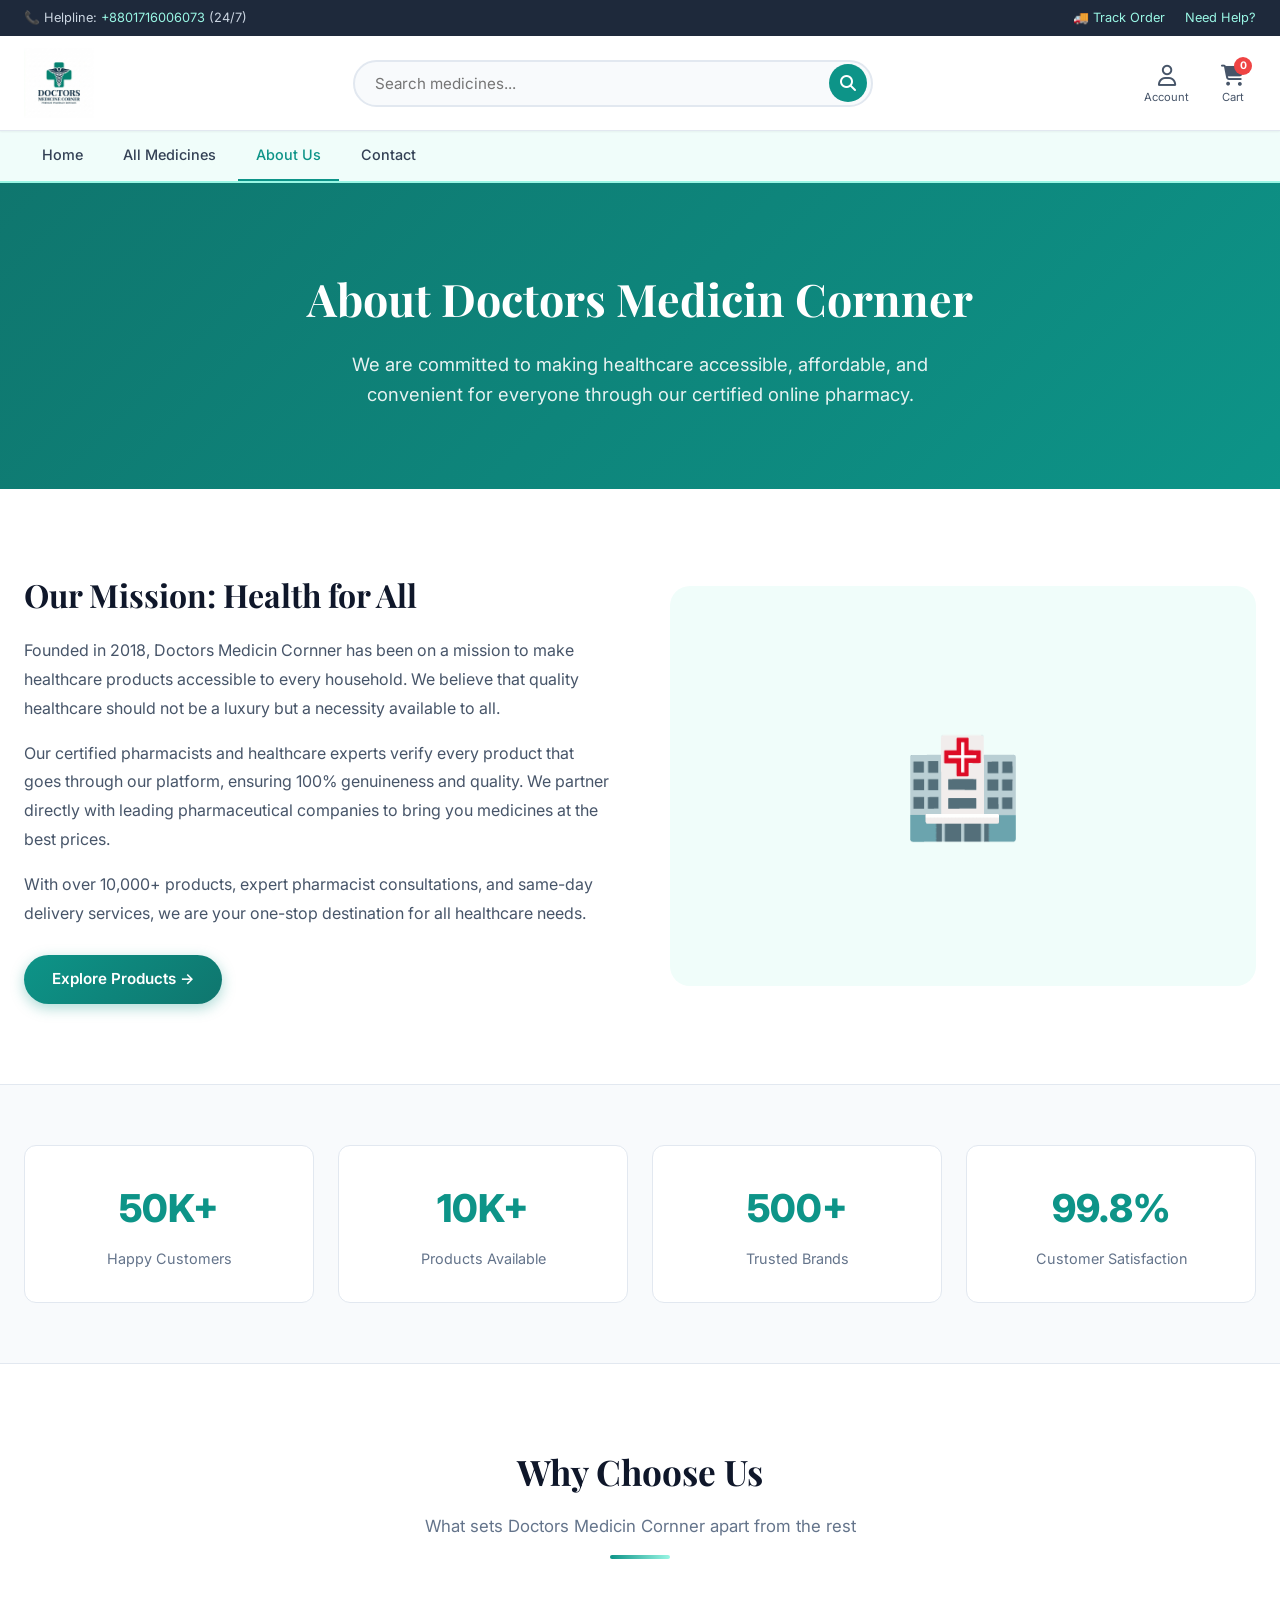
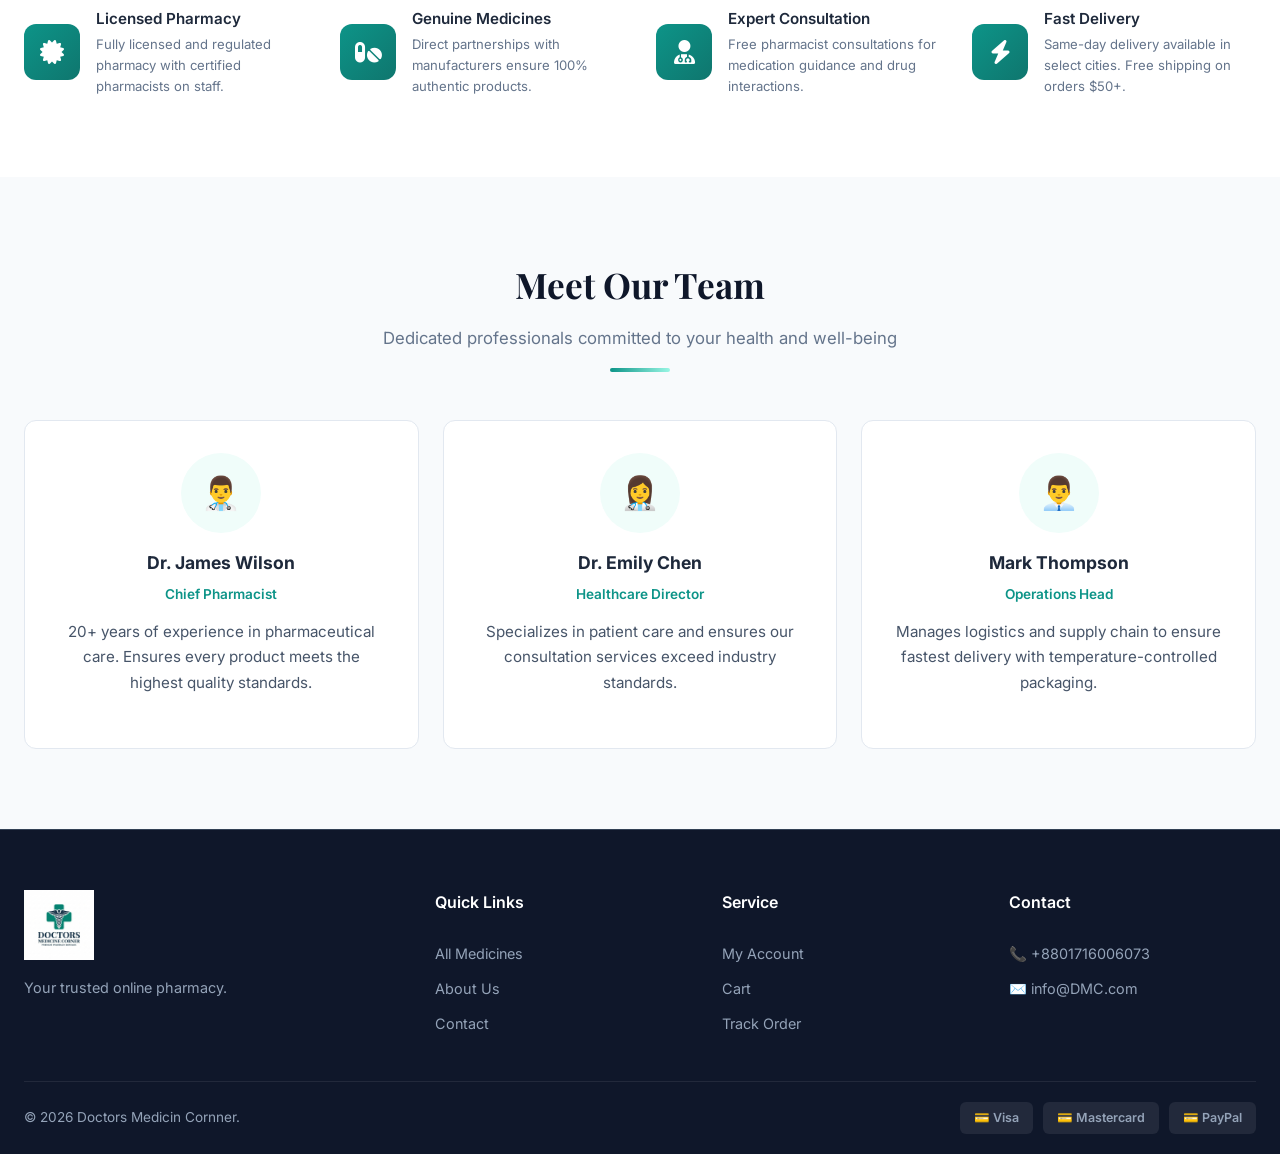
<file: about.html>
<!DOCTYPE html>
<html lang="en">
<head>
  <meta charset="UTF-8">
  <meta name="viewport" content="width=device-width, initial-scale=1.0">
  <title>About Us - Doctors Medicin Cornner</title>
  <meta name="description" content="Learn about Doctors Medicin Cornner - your trusted online pharmacy with certified pharmacists and genuine medicines.">
  <link rel="stylesheet" href="style.css">
  <link rel="stylesheet" href="https://cdnjs.cloudflare.com/ajax/libs/font-awesome/6.5.1/css/all.min.css">
  <link rel="icon" href="logo.jpg" type="image/jpeg">
</head>
<body>
  <div class="top-bar"><div class="container"><span>📞 Helpline: <a href="tel:+8801716006073">+8801716006073</a> (24/7)</span><div style="display:flex;gap:20px;align-items:center;"><a href="#">🚚 Track Order</a><a href="contact.html">Need Help?</a></div></div></div>
  <nav class="navbar"><div class="container">
    <a href="index.html" class="logo"><img src="logo.jpg" alt="Logo" class="logo-image"></a>
    <div class="search-bar"><input type="text" placeholder="Search medicines..." id="searchInput"><button><i class="fas fa-search"></i></button></div>
    <div class="nav-actions">
      <button class="nav-btn"><span class="icon"><i class="far fa-user"></i></span>Account</button>
      <button class="nav-btn" onclick="window.location.href='cart.html'"><span class="icon"><i class="fas fa-shopping-cart"></i></span><span class="cart-count" id="cartCount">3</span>Cart</button>
      <button class="mobile-toggle" id="mobileToggle"><i class="fas fa-bars"></i></button>
    </div>
  </div></nav>
  <div class="nav-menu" id="navMenu"><div class="container">
    <a href="index.html">Home</a><a href="shop.html">All Medicines</a><a href="about.html" class="active">About Us</a><a href="contact.html">Contact</a>
  </div></div>

  <!-- About Hero -->
  <div class="about-hero">
    <div class="container">
      <h1>About Doctors Medicin Cornner</h1>
      <p>We are committed to making healthcare accessible, affordable, and convenient for everyone through our certified online pharmacy.</p>
    </div>
  </div>

  <!-- About Content -->
  <div class="container">
    <div class="about-content">
      <div class="about-text">
        <h2>Our Mission: Health for All</h2>
        <p>Founded in 2018, Doctors Medicin Cornner has been on a mission to make healthcare products accessible to every household. We believe that quality healthcare should not be a luxury but a necessity available to all.</p>
        <p>Our certified pharmacists and healthcare experts verify every product that goes through our platform, ensuring 100% genuineness and quality. We partner directly with leading pharmaceutical companies to bring you medicines at the best prices.</p>
        <p>With over 10,000+ products, expert pharmacist consultations, and same-day delivery services, we are your one-stop destination for all healthcare needs.</p>
        <a href="shop.html" class="btn btn-primary" style="margin-top:12px;">Explore Products →</a>
      </div>
      <div class="about-visual">🏥</div>
    </div>
  </div>

  <!-- Stats -->
  <div style="background:var(--gray-50);border-top:1px solid var(--gray-200);border-bottom:1px solid var(--gray-200);">
    <div class="container">
      <div class="stats-grid">
        <div class="stat-card"><div class="number">50K+</div><p>Happy Customers</p></div>
        <div class="stat-card"><div class="number">10K+</div><p>Products Available</p></div>
        <div class="stat-card"><div class="number">500+</div><p>Trusted Brands</p></div>
        <div class="stat-card"><div class="number">99.8%</div><p>Customer Satisfaction</p></div>
      </div>
    </div>
  </div>

  <!-- Why Choose Us -->
  <section class="section">
    <div class="container">
      <div class="section-header">
        <h2>Why Choose Us</h2>
        <p>What sets Doctors Medicin Cornner apart from the rest</p>
        <div class="line"></div>
      </div>
      <div class="features-grid">
        <div class="feature-item"><div class="feature-icon"><i class="fas fa-certificate"></i></div><div><h4>Licensed Pharmacy</h4><p>Fully licensed and regulated pharmacy with certified pharmacists on staff.</p></div></div>
        <div class="feature-item"><div class="feature-icon"><i class="fas fa-pills"></i></div><div><h4>Genuine Medicines</h4><p>Direct partnerships with manufacturers ensure 100% authentic products.</p></div></div>
        <div class="feature-item"><div class="feature-icon"><i class="fas fa-user-doctor"></i></div><div><h4>Expert Consultation</h4><p>Free pharmacist consultations for medication guidance and drug interactions.</p></div></div>
        <div class="feature-item"><div class="feature-icon"><i class="fas fa-bolt"></i></div><div><h4>Fast Delivery</h4><p>Same-day delivery available in select cities. Free shipping on orders $50+.</p></div></div>
      </div>
    </div>
  </section>

  <!-- Team Section -->
  <section class="section" style="background:var(--gray-50);">
    <div class="container">
      <div class="section-header">
        <h2>Meet Our Team</h2>
        <p>Dedicated professionals committed to your health and well-being</p>
        <div class="line"></div>
      </div>
      <div class="testimonials-grid">
        <div class="testimonial-card" style="text-align:center;">
          <div class="testimonial-avatar" style="width:80px;height:80px;font-size:2rem;margin:0 auto 16px;">👨‍⚕️</div>
          <h4 style="font-size:1.1rem;color:var(--gray-800);margin-bottom:4px;">Dr. James Wilson</h4>
          <span style="color:var(--primary);font-size:0.85rem;font-weight:600;">Chief Pharmacist</span>
          <p style="margin-top:12px;font-style:normal;">20+ years of experience in pharmaceutical care. Ensures every product meets the highest quality standards.</p>
        </div>
        <div class="testimonial-card" style="text-align:center;">
          <div class="testimonial-avatar" style="width:80px;height:80px;font-size:2rem;margin:0 auto 16px;">👩‍⚕️</div>
          <h4 style="font-size:1.1rem;color:var(--gray-800);margin-bottom:4px;">Dr. Emily Chen</h4>
          <span style="color:var(--primary);font-size:0.85rem;font-weight:600;">Healthcare Director</span>
          <p style="margin-top:12px;font-style:normal;">Specializes in patient care and ensures our consultation services exceed industry standards.</p>
        </div>
        <div class="testimonial-card" style="text-align:center;">
          <div class="testimonial-avatar" style="width:80px;height:80px;font-size:2rem;margin:0 auto 16px;">👨‍💼</div>
          <h4 style="font-size:1.1rem;color:var(--gray-800);margin-bottom:4px;">Mark Thompson</h4>
          <span style="color:var(--primary);font-size:0.85rem;font-weight:600;">Operations Head</span>
          <p style="margin-top:12px;font-style:normal;">Manages logistics and supply chain to ensure fastest delivery with temperature-controlled packaging.</p>
        </div>
      </div>
    </div>
  </section>

  <footer class="footer">
    <div class="container">
      <div class="footer-main">
        <div class="footer-brand"><a href="index.html" class="logo"><img src="logo.jpg" alt="Logo" class="logo-image"></a><p>Your trusted online pharmacy.</p></div>
        <div class="footer-col"><h4>Quick Links</h4><a href="shop.html">All Medicines</a><a href="about.html">About Us</a><a href="contact.html">Contact</a></div>
        <div class="footer-col"><h4>Service</h4><a href="#">My Account</a><a href="cart.html">Cart</a><a href="#">Track Order</a></div>
        <div class="footer-col"><h4>Contact</h4><a href="tel:+8801716006073">📞 +8801716006073</a><a href="mailto:info@DMC.com">✉️ info@DMC.com</a></div>
      </div>
      <div class="footer-bottom"><span>© 2026 Doctors Medicin Cornner.</span><div class="payment-methods"><span>💳 Visa</span><span>💳 Mastercard</span><span>💳 PayPal</span></div></div>
    </div>
  </footer>
  <script src="script.js"></script>
</body>
</html>
</file>
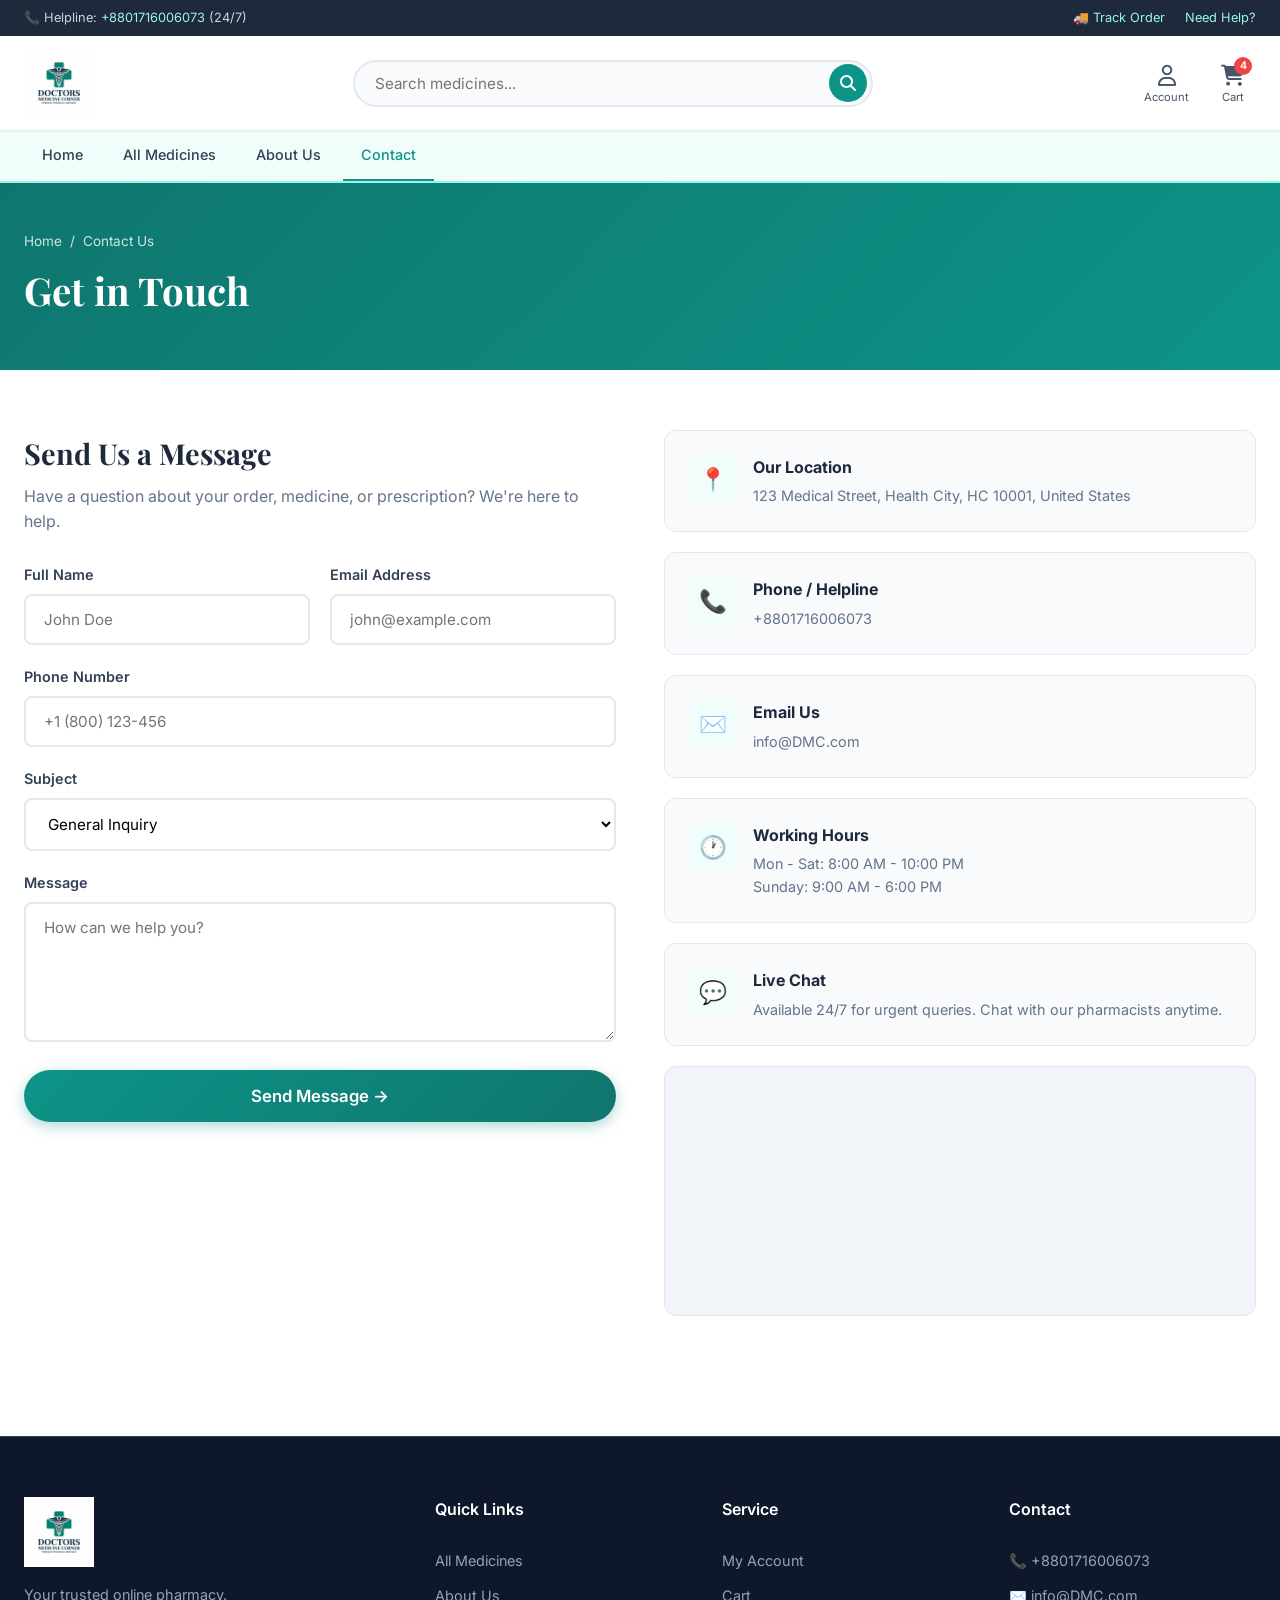
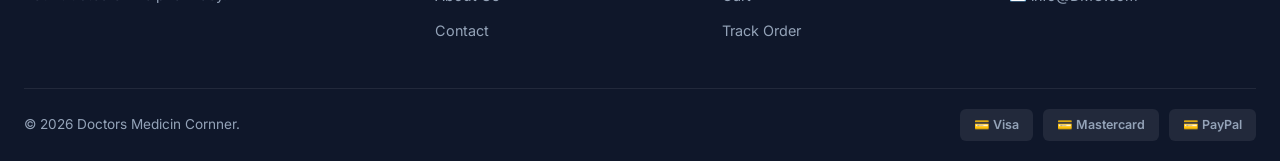
<file: contact.html>
<!DOCTYPE html>
<html lang="en">
<head>
  <meta charset="UTF-8">
  <meta name="viewport" content="width=device-width, initial-scale=1.0">
  <title>Contact Us - Doctors Medicin Cornner</title>
  <meta name="description" content="Get in touch with Doctors Medicin Cornner for any queries about medicines, orders, or prescriptions.">
  <link rel="stylesheet" href="style.css">
  <link rel="stylesheet" href="https://cdnjs.cloudflare.com/ajax/libs/font-awesome/6.5.1/css/all.min.css">
  <link rel="icon" href="logo.jpg" type="image/jpeg">
</head>
<body>
  <div class="top-bar"><div class="container"><span>📞 Helpline: <a href="tel:+8801716006073">+8801716006073</a> (24/7)</span><div style="display:flex;gap:20px;align-items:center;"><a href="#">🚚 Track Order</a><a href="contact.html">Need Help?</a></div></div></div>
  <nav class="navbar"><div class="container">
    <a href="index.html" class="logo"><img src="logo.jpg" alt="Logo" class="logo-image"></a>
    <div class="search-bar"><input type="text" placeholder="Search medicines..." id="searchInput"><button><i class="fas fa-search"></i></button></div>
    <div class="nav-actions">
      <button class="nav-btn"><span class="icon"><i class="far fa-user"></i></span>Account</button>
      <button class="nav-btn" onclick="window.location.href='cart.html'"><span class="icon"><i class="fas fa-shopping-cart"></i></span><span class="cart-count" id="cartCount">3</span>Cart</button>
      <button class="mobile-toggle" id="mobileToggle"><i class="fas fa-bars"></i></button>
    </div>
  </div></nav>
  <div class="nav-menu" id="navMenu"><div class="container">
    <a href="index.html">Home</a><a href="shop.html">All Medicines</a><a href="about.html">About Us</a><a href="contact.html" class="active">Contact</a>
  </div></div>

  <div class="page-header"><div class="container"><div class="breadcrumb"><a href="index.html">Home</a> / <span>Contact Us</span></div><h1>Get in Touch</h1></div></div>

  <div class="container">
    <div class="contact-grid">
      <div>
        <h2 style="font-family:'Playfair Display',serif;font-size:1.8rem;margin-bottom:8px;">Send Us a Message</h2>
        <p style="color:var(--gray-500);margin-bottom:28px;">Have a question about your order, medicine, or prescription? We're here to help.</p>
        <form class="contact-form" onsubmit="event.preventDefault(); alert('Thank you! We will get back to you shortly.');">
          <div style="display:grid;grid-template-columns:1fr 1fr;gap:20px;">
            <div class="form-group"><label for="name">Full Name</label><input type="text" id="name" placeholder="John Doe" required></div>
            <div class="form-group"><label for="email">Email Address</label><input type="email" id="email" placeholder="john@example.com" required></div>
          </div>
          <div class="form-group"><label for="phone">Phone Number</label><input type="tel" id="phone" placeholder="+1 (800) 123-456"></div>
          <div class="form-group">
            <label for="subject">Subject</label>
            <select id="subject" style="width:100%;padding:14px 18px;border:2px solid var(--gray-200);border-radius:var(--radius-sm);font-size:0.95rem;background:var(--white);">
              <option>General Inquiry</option>
              <option>Order Status</option>
              <option>Prescription Upload Help</option>
              <option>Return / Refund</option>
              <option>Medicine Availability</option>
              <option>Other</option>
            </select>
          </div>
          <div class="form-group"><label for="message">Message</label><textarea id="message" placeholder="How can we help you?" required></textarea></div>
          <button type="submit" class="btn btn-primary btn-lg">Send Message →</button>
        </form>
      </div>
      <div class="contact-info-cards">
        <div class="contact-card">
          <div class="icon">📍</div>
          <div><h4>Our Location</h4><p>123 Medical Street, Health City, HC 10001, United States</p></div>
        </div>
        <div class="contact-card">
          <div class="icon">📞</div>
          <div><h4>Phone / Helpline</h4><p><a href="tel:+8801716006073">+8801716006073</a></p></div>
        </div>
        <div class="contact-card">
          <div class="icon">✉️</div>
          <div><h4>Email Us</h4><p><a href="mailto:info@DMC.com">info@DMC.com</a></p></div>
        </div>
        <div class="contact-card">
          <div class="icon">🕐</div>
          <div><h4>Working Hours</h4><p>Mon - Sat: 8:00 AM - 10:00 PM</p><p>Sunday: 9:00 AM - 6:00 PM</p></div>
        </div>
        <div class="contact-card">
          <div class="icon">💬</div>
          <div><h4>Live Chat</h4><p>Available 24/7 for urgent queries. Chat with our pharmacists anytime.</p></div>
        </div>
        <!-- Map Embed -->
        <div style="border-radius:var(--radius);overflow:hidden;border:1px solid var(--gray-200);height:250px;background:var(--gray-100);display:flex;align-items:center;justify-content:center;">
          <iframe src="https://www.google.com/maps/embed?pb=!1m18!1m12!1m3!1d387193.3059353029!2d-74.25986548248684!3d40.69714941932609!2m3!1f0!2f0!3f0!3m2!1i1024!2i768!4f13.1!3m3!1m2!1s0x89c24fa5d33f083b%3A0xc80b8f06e177fe62!2sNew%20York%2C%20NY%2C%20USA!5e0!3m2!1sen!2sin!4v1700000000000!5m2!1sen!2sin"
            width="100%" height="100%" style="border:0;" allowfullscreen="" loading="lazy"></iframe>
        </div>
      </div>
    </div>
  </div>

  <footer class="footer" style="margin-top:60px;">
    <div class="container">
      <div class="footer-main">
        <div class="footer-brand"><a href="index.html" class="logo"><img src="logo.jpg" alt="Logo" class="logo-image"></a><p>Your trusted online pharmacy.</p></div>
        <div class="footer-col"><h4>Quick Links</h4><a href="shop.html">All Medicines</a><a href="about.html">About Us</a><a href="contact.html">Contact</a></div>
        <div class="footer-col"><h4>Service</h4><a href="#">My Account</a><a href="cart.html">Cart</a><a href="#">Track Order</a></div>
        <div class="footer-col"><h4>Contact</h4><a href="tel:+8801716006073">📞 +8801716006073</a><a href="mailto:info@DMC.com">✉️ info@DMC.com</a></div>
      </div>
      <div class="footer-bottom"><span>© 2026 Doctors Medicin Cornner.</span><div class="payment-methods"><span>💳 Visa</span><span>💳 Mastercard</span><span>💳 PayPal</span></div></div>
    </div>
  </footer>
  <script src="script.js"></script>
</body>
</html>
</file>
<file: style.css>
@import url('https://fonts.googleapis.com/css2?family=Inter:wght@300;400;500;600;700;800&family=Playfair+Display:wght@600;700&display=swap');

:root {
  --primary: #0d9488;
  --primary-dark: #0f766e;
  --primary-light: #99f6e4;
  --primary-bg: #f0fdfa;
  --secondary: #1e293b;
  --accent: #f59e0b;
  --accent-light: #fef3c7;
  --success: #22c55e;
  --danger: #ef4444;
  --white: #ffffff;
  --gray-50: #f8fafc;
  --gray-100: #f1f5f9;
  --gray-200: #e2e8f0;
  --gray-300: #cbd5e1;
  --gray-400: #94a3b8;
  --gray-500: #64748b;
  --gray-600: #475569;
  --gray-700: #334155;
  --gray-800: #1e293b;
  --gray-900: #0f172a;
  --shadow-sm: 0 1px 2px rgba(0,0,0,0.05);
  --shadow: 0 4px 6px -1px rgba(0,0,0,0.07), 0 2px 4px -2px rgba(0,0,0,0.05);
  --shadow-md: 0 10px 15px -3px rgba(0,0,0,0.08), 0 4px 6px -4px rgba(0,0,0,0.05);
  --shadow-lg: 0 20px 40px -8px rgba(0,0,0,0.12);
  --radius: 12px;
  --radius-sm: 8px;
  --radius-lg: 20px;
  --transition: all 0.3s cubic-bezier(0.4, 0, 0.2, 1);
}

*, *::before, *::after { margin: 0; padding: 0; box-sizing: border-box; }

html { scroll-behavior: smooth; }

body {
  font-family: 'Inter', sans-serif;
  color: var(--gray-800);
  background: var(--white);
  line-height: 1.6;
  overflow-x: hidden;
}

a { text-decoration: none; color: inherit; transition: var(--transition); }
ul { list-style: none; }
img { max-width: 100%; display: block; }
button { cursor: pointer; border: none; outline: none; font-family: inherit; transition: var(--transition); }
input, select, textarea { font-family: inherit; outline: none; border: none; }

.container { max-width: 1280px; margin: 0 auto; padding: 0 24px; }

/* ===== HEADER / NAVBAR ===== */
.top-bar {
  background: var(--secondary);
  color: var(--gray-300);
  font-size: 0.8rem;
  padding: 8px 0;
}
.top-bar .container {
  display: flex;
  justify-content: space-between;
  align-items: center;
  flex-wrap: wrap;
  gap: 8px;
}
.top-bar a { color: var(--primary-light); }
.top-bar a:hover { color: var(--white); }

.navbar {
  background: var(--white);
  border-bottom: 1px solid var(--gray-200);
  position: sticky;
  top: 0;
  z-index: 1000;
  box-shadow: var(--shadow-sm);
}
.navbar .container {
  display: flex;
  align-items: center;
  justify-content: space-between;
  padding-top: 12px;
  padding-bottom: 12px;
  gap: 20px;
}
.logo {
  display: flex;
  align-items: center;
  gap: 10px;
  font-family: 'Playfair Display', serif;
  font-size: 1.4rem;
  font-weight: 700;
  color: var(--primary-dark);
  white-space: nowrap;
}
.logo-image {
  height: 70px;
  width: auto;
  max-width: 100%;
  object-fit: contain;
}

.search-bar {
  flex: 1;
  max-width: 520px;
  position: relative;
}
.search-bar input {
  width: 100%;
  padding: 12px 48px 12px 20px;
  border: 2px solid var(--gray-200);
  border-radius: 50px;
  font-size: 0.95rem;
  background: var(--gray-50);
  transition: var(--transition);
}
.search-bar input:focus {
  border-color: var(--primary);
  background: var(--white);
  box-shadow: 0 0 0 4px rgba(13,148,136,0.1);
}
.search-bar button {
  position: absolute;
  right: 6px;
  top: 50%;
  transform: translateY(-50%);
  background: var(--primary);
  color: var(--white);
  width: 38px;
  height: 38px;
  border-radius: 50%;
  font-size: 1rem;
  display: flex;
  align-items: center;
  justify-content: center;
}
.search-bar button:hover { background: var(--primary-dark); }

.nav-actions {
  display: flex;
  align-items: center;
  gap: 8px;
}
.nav-btn {
  display: flex;
  flex-direction: column;
  align-items: center;
  gap: 2px;
  padding: 8px 12px;
  border-radius: var(--radius-sm);
  font-size: 0.7rem;
  color: var(--gray-600);
  background: transparent;
  position: relative;
}
.nav-btn:hover { background: var(--primary-bg); color: var(--primary); }
.nav-btn .icon { font-size: 1.3rem; }
.cart-count {
  position: absolute;
  top: 2px;
  right: 4px;
  background: var(--danger);
  color: var(--white);
  font-size: 0.65rem;
  font-weight: 700;
  width: 18px;
  height: 18px;
  border-radius: 50%;
  display: flex;
  align-items: center;
  justify-content: center;
}

.nav-menu {
  background: var(--primary-bg);
  border-bottom: 2px solid var(--primary-light);
}
.nav-menu .container {
  display: flex;
  align-items: center;
  gap: 4px;
  overflow-x: auto;
  padding-top: 0;
  padding-bottom: 0;
}
.nav-menu a {
  padding: 12px 18px;
  font-size: 0.9rem;
  font-weight: 500;
  color: var(--gray-700);
  white-space: nowrap;
  border-bottom: 2px solid transparent;
  transition: var(--transition);
}
.nav-menu a:hover, .nav-menu a.active {
  color: var(--primary);
  border-bottom-color: var(--primary);
}

/* ===== BUTTONS ===== */
.btn {
  display: inline-flex;
  align-items: center;
  justify-content: center;
  gap: 8px;
  padding: 12px 28px;
  border-radius: 50px;
  font-weight: 600;
  font-size: 0.95rem;
  transition: var(--transition);
}
.btn-primary {
  background: linear-gradient(135deg, var(--primary), var(--primary-dark));
  color: var(--white);
  box-shadow: 0 4px 14px rgba(13,148,136,0.35);
}
.btn-primary:hover {
  transform: translateY(-2px);
  box-shadow: 0 6px 20px rgba(13,148,136,0.45);
}
.btn-outline {
  background: transparent;
  color: var(--primary);
  border: 2px solid var(--primary);
}
.btn-outline:hover {
  background: var(--primary);
  color: var(--white);
}
.btn-white {
  background: var(--white);
  color: var(--primary);
  box-shadow: var(--shadow-md);
}
.btn-white:hover { transform: translateY(-2px); box-shadow: var(--shadow-lg); }
.btn-sm { padding: 8px 20px; font-size: 0.85rem; }
.btn-lg { padding: 16px 36px; font-size: 1.05rem; }

/* ===== HERO ===== */
.hero {
  background: linear-gradient(135deg, #0f766e 0%, #0d9488 40%, #14b8a6 100%);
  padding: 80px 0;
  position: relative;
  overflow: hidden;
  color: var(--white);
}
.hero::before {
  content: '';
  position: absolute;
  top: -50%;
  right: -20%;
  width: 600px;
  height: 600px;
  background: radial-gradient(circle, rgba(255,255,255,0.08) 0%, transparent 70%);
  border-radius: 50%;
}
.hero::after {
  content: '';
  position: absolute;
  bottom: -30%;
  left: -10%;
  width: 400px;
  height: 400px;
  background: radial-gradient(circle, rgba(255,255,255,0.05) 0%, transparent 70%);
  border-radius: 50%;
}
.hero .container {
  display: flex;
  align-items: center;
  gap: 60px;
  position: relative;
  z-index: 1;
}
.hero-content { flex: 1; }
.hero-badge {
  display: inline-flex;
  align-items: center;
  gap: 8px;
  background: rgba(255,255,255,0.15);
  backdrop-filter: blur(10px);
  padding: 8px 20px;
  border-radius: 50px;
  font-size: 0.85rem;
  font-weight: 500;
  margin-bottom: 24px;
  border: 1px solid rgba(255,255,255,0.2);
}
.hero h1 {
  font-family: 'Playfair Display', serif;
  font-size: 3.2rem;
  font-weight: 700;
  line-height: 1.15;
  margin-bottom: 20px;
}
.hero p {
  font-size: 1.15rem;
  opacity: 0.9;
  margin-bottom: 32px;
  max-width: 500px;
  line-height: 1.7;
}
.hero-buttons { display: flex; gap: 16px; flex-wrap: wrap; }
.hero-image {
  flex: 0 0 420px;
  display: flex;
  align-items: center;
  justify-content: center;
}
.hero-image img {
  width: 100%;
  border-radius: var(--radius-lg);
  box-shadow: var(--shadow-lg);
}
.hero-visual {
  width: 380px;
  height: 380px;
  background: rgba(255,255,255,0.1);
  backdrop-filter: blur(20px);
  border-radius: 50%;
  display: flex;
  align-items: center;
  justify-content: center;
  font-size: 8rem;
  border: 2px solid rgba(255,255,255,0.15);
  animation: float 6s ease-in-out infinite;
}
@keyframes float {
  0%, 100% { transform: translateY(0); }
  50% { transform: translateY(-20px); }
}

/* ===== SECTIONS ===== */
.section {
  padding: 80px 0;
}
.section-header {
  text-align: center;
  margin-bottom: 48px;
}
.section-header h2 {
  font-family: 'Playfair Display', serif;
  font-size: 2.2rem;
  color: var(--gray-900);
  margin-bottom: 12px;
}
.section-header p {
  color: var(--gray-500);
  font-size: 1.05rem;
  max-width: 600px;
  margin: 0 auto;
}
.section-header .line {
  width: 60px;
  height: 4px;
  background: linear-gradient(90deg, var(--primary), var(--primary-light));
  border-radius: 2px;
  margin: 16px auto 0;
}

/* ===== CATEGORY CARDS ===== */
.categories-grid {
  display: grid;
  grid-template-columns: repeat(auto-fit, minmax(180px, 1fr));
  gap: 20px;
}
.category-card {
  background: var(--white);
  border: 1px solid var(--gray-200);
  border-radius: var(--radius);
  padding: 32px 20px;
  text-align: center;
  transition: var(--transition);
  cursor: pointer;
}
.category-card:hover {
  transform: translateY(-6px);
  box-shadow: var(--shadow-lg);
  border-color: var(--primary-light);
}
.category-icon {
  width: 70px;
  height: 70px;
  margin: 0 auto 16px;
  background: var(--primary-bg);
  border-radius: var(--radius);
  display: flex;
  align-items: center;
  justify-content: center;
  font-size: 2rem;
  transition: var(--transition);
}
.category-card:hover .category-icon {
  background: linear-gradient(135deg, var(--primary), var(--primary-dark));
  color: var(--white);
  transform: scale(1.1);
}
.category-card h3 {
  font-size: 1rem;
  font-weight: 600;
  color: var(--gray-800);
  margin-bottom: 4px;
}
.category-card span {
  font-size: 0.82rem;
  color: var(--gray-400);
}

/* ===== PRODUCT CARDS ===== */
.products-grid {
  display: grid;
  grid-template-columns: repeat(auto-fill, minmax(260px, 1fr));
  gap: 24px;
}
.product-card {
  background: var(--white);
  border: 1px solid var(--gray-200);
  border-radius: var(--radius);
  overflow: hidden;
  transition: var(--transition);
  position: relative;
}
.product-card:hover {
  transform: translateY(-4px);
  box-shadow: var(--shadow-lg);
}
.product-badge {
  position: absolute;
  top: 12px;
  left: 12px;
  background: var(--danger);
  color: var(--white);
  padding: 4px 12px;
  border-radius: 50px;
  font-size: 0.75rem;
  font-weight: 700;
  z-index: 2;
}
.product-badge.new { background: var(--success); }
.product-badge.hot { background: var(--accent); color: var(--gray-900); }
.product-img {
  height: 220px;
  background: var(--gray-50);
  display: flex;
  align-items: center;
  justify-content: center;
  font-size: 4rem;
  color: var(--gray-300);
  position: relative;
  overflow: hidden;
}
.product-img img, 
.product-img video { 
  width: 100%; 
  height: 100%; 
  object-fit: cover; 
}
.product-actions {
  position: absolute;
  bottom: -50px;
  left: 0;
  right: 0;
  display: flex;
  justify-content: center;
  gap: 8px;
  padding: 12px;
  background: linear-gradient(transparent, rgba(0,0,0,0.4));
  transition: var(--transition);
}
.product-card:hover .product-actions { bottom: 0; }
.product-action-btn {
  width: 40px;
  height: 40px;
  background: var(--white);
  border-radius: 50%;
  display: flex;
  align-items: center;
  justify-content: center;
  font-size: 1rem;
  color: var(--gray-700);
  box-shadow: var(--shadow);
}
.product-action-btn:hover {
  background: var(--primary);
  color: var(--white);
}
.product-info {
  padding: 20px;
}
.product-category {
  font-size: 0.78rem;
  color: var(--primary);
  font-weight: 600;
  text-transform: uppercase;
  letter-spacing: 0.5px;
  margin-bottom: 6px;
}
.product-info h3 {
  font-size: 1rem;
  font-weight: 600;
  margin-bottom: 8px;
  color: var(--gray-800);
  line-height: 1.4;
}
.product-price {
  display: flex;
  align-items: center;
  gap: 8px;
  margin-bottom: 12px;
}
.price-current {
  font-size: 1.2rem;
  font-weight: 700;
  color: var(--primary-dark);
}
.price-old {
  font-size: 0.9rem;
  color: var(--gray-400);
  text-decoration: line-through;
}
.product-rating {
  display: flex;
  align-items: center;
  gap: 4px;
  font-size: 0.85rem;
  color: var(--accent);
}
.product-rating span { color: var(--gray-400); font-size: 0.8rem; }
.add-to-cart-btn {
  width: 100%;
  padding: 10px;
  background: var(--primary-bg);
  color: var(--primary);
  border-radius: var(--radius-sm);
  font-weight: 600;
  font-size: 0.9rem;
  margin-top: 12px;
  display: flex;
  align-items: center;
  justify-content: center;
  gap: 6px;
}
.add-to-cart-btn:hover {
  background: var(--primary);
  color: var(--white);
}

/* ===== FEATURES / TRUST BAR ===== */
.features-bar {
  background: var(--gray-50);
  border-top: 1px solid var(--gray-200);
  border-bottom: 1px solid var(--gray-200);
  padding: 40px 0;
}
.features-grid {
  display: grid;
  grid-template-columns: repeat(auto-fit, minmax(220px, 1fr));
  gap: 32px;
}
.feature-item {
  display: flex;
  align-items: center;
  gap: 16px;
}
.feature-icon {
  width: 56px;
  height: 56px;
  background: linear-gradient(135deg, var(--primary), var(--primary-dark));
  border-radius: var(--radius);
  display: flex;
  align-items: center;
  justify-content: center;
  font-size: 1.5rem;
  color: var(--white);
  flex-shrink: 0;
}
.feature-item h4 {
  font-size: 0.95rem;
  font-weight: 600;
  color: var(--gray-800);
  margin-bottom: 2px;
}
.feature-item p {
  font-size: 0.82rem;
  color: var(--gray-500);
}

/* ===== BANNER / CTA ===== */
.promo-banner {
  background: linear-gradient(135deg, var(--primary-dark) 0%, var(--primary) 50%, #14b8a6 100%);
  padding: 60px 0;
  color: var(--white);
  text-align: center;
  position: relative;
  overflow: hidden;
}
.promo-banner::before {
  content: '';
  position: absolute;
  width: 300px;
  height: 300px;
  background: rgba(255,255,255,0.05);
  border-radius: 50%;
  top: -100px;
  right: -50px;
}
.promo-banner h2 {
  font-family: 'Playfair Display', serif;
  font-size: 2.4rem;
  margin-bottom: 16px;
}
.promo-banner p {
  font-size: 1.1rem;
  opacity: 0.9;
  margin-bottom: 28px;
  max-width: 500px;
  margin-left: auto;
  margin-right: auto;
}

/* ===== TESTIMONIALS ===== */
.testimonials-grid {
  display: grid;
  grid-template-columns: repeat(auto-fit, minmax(320px, 1fr));
  gap: 24px;
}
.testimonial-card {
  background: var(--white);
  border: 1px solid var(--gray-200);
  border-radius: var(--radius);
  padding: 32px;
  transition: var(--transition);
}
.testimonial-card:hover {
  box-shadow: var(--shadow-md);
  border-color: var(--primary-light);
}
.testimonial-stars {
  color: var(--accent);
  font-size: 1rem;
  margin-bottom: 16px;
}
.testimonial-card p {
  font-size: 0.95rem;
  line-height: 1.7;
  color: var(--gray-600);
  margin-bottom: 20px;
  font-style: italic;
}
.testimonial-author {
  display: flex;
  align-items: center;
  gap: 12px;
}
.testimonial-avatar {
  width: 48px;
  height: 48px;
  border-radius: 50%;
  background: var(--primary-bg);
  display: flex;
  align-items: center;
  justify-content: center;
  font-size: 1.2rem;
  color: var(--primary);
  font-weight: 700;
}
.testimonial-author h4 { font-size: 0.95rem; color: var(--gray-800); }
.testimonial-author span { font-size: 0.82rem; color: var(--gray-400); }

/* ===== NEWSLETTER ===== */
.newsletter {
  background: var(--gray-900);
  padding: 60px 0;
  color: var(--white);
  text-align: center;
}
.newsletter h2 {
  font-family: 'Playfair Display', serif;
  font-size: 2rem;
  margin-bottom: 12px;
}
.newsletter p {
  color: var(--gray-400);
  margin-bottom: 28px;
  max-width: 500px;
  margin-left: auto;
  margin-right: auto;
}
.newsletter-form {
  display: flex;
  max-width: 480px;
  margin: 0 auto;
  gap: 12px;
}
.newsletter-form input {
  flex: 1;
  padding: 14px 20px;
  border-radius: 50px;
  background: rgba(255,255,255,0.1);
  color: var(--white);
  border: 1px solid rgba(255,255,255,0.15);
  font-size: 0.95rem;
}
.newsletter-form input::placeholder { color: var(--gray-500); }
.newsletter-form input:focus {
  border-color: var(--primary);
  background: rgba(255,255,255,0.15);
}

/* ===== FOOTER ===== */
.footer {
  background: var(--gray-900);
  color: var(--gray-400);
  border-top: 1px solid var(--gray-700);
}
.footer-main {
  padding: 60px 0 40px;
  display: grid;
  grid-template-columns: 1.5fr 1fr 1fr 1fr;
  gap: 40px;
}
.footer-brand .logo { color: var(--white); margin-bottom: 16px; }
.footer-brand .logo-icon { background: var(--primary); }
.footer-brand p {
  font-size: 0.9rem;
  line-height: 1.7;
  margin-bottom: 20px;
}
.footer-social {
  display: flex;
  gap: 10px;
}
.footer-social a {
  width: 40px;
  height: 40px;
  background: rgba(255,255,255,0.08);
  border-radius: 50%;
  display: flex;
  align-items: center;
  justify-content: center;
  color: var(--gray-400);
  font-size: 1rem;
  transition: var(--transition);
}
.footer-social a:hover {
  background: var(--primary);
  color: var(--white);
}
.footer-col h4 {
  color: var(--white);
  font-size: 1rem;
  font-weight: 600;
  margin-bottom: 20px;
}
.footer-col a {
  display: block;
  padding: 6px 0;
  font-size: 0.9rem;
  color: var(--gray-400);
}
.footer-col a:hover { color: var(--primary-light); padding-left: 4px; }
.footer-bottom {
  border-top: 1px solid rgba(255,255,255,0.08);
  padding: 20px 0;
  display: flex;
  justify-content: space-between;
  align-items: center;
  font-size: 0.85rem;
  flex-wrap: wrap;
  gap: 12px;
}
.payment-methods { display: flex; gap: 10px; align-items: center; }
.payment-methods span {
  background: rgba(255,255,255,0.08);
  padding: 6px 14px;
  border-radius: 6px;
  font-size: 0.78rem;
  font-weight: 600;
}

/* ===== SHOP PAGE ===== */
.page-header {
  background: linear-gradient(135deg, var(--primary-dark), var(--primary));
  padding: 48px 0;
  color: var(--white);
}
.breadcrumb {
  display: flex;
  gap: 8px;
  font-size: 0.85rem;
  opacity: 0.8;
  margin-bottom: 8px;
}
.breadcrumb a:hover { opacity: 1; }
.page-header h1 {
  font-family: 'Playfair Display', serif;
  font-size: 2.4rem;
}
.shop-layout {
  display: grid;
  grid-template-columns: 260px 1fr;
  gap: 32px;
  padding: 40px 0;
}
.filter-sidebar {
  display: flex;
  flex-direction: column;
  gap: 24px;
}
.filter-group {
  background: var(--white);
  border: 1px solid var(--gray-200);
  border-radius: var(--radius);
  padding: 20px;
}
.filter-group h4 {
  font-size: 0.95rem;
  margin-bottom: 14px;
  color: var(--gray-800);
}
.filter-group label {
  display: flex;
  align-items: center;
  gap: 10px;
  padding: 6px 0;
  font-size: 0.9rem;
  color: var(--gray-600);
  cursor: pointer;
}
.filter-group label:hover { color: var(--primary); }
.filter-group input[type="checkbox"] {
  accent-color: var(--primary);
  width: 16px;
  height: 16px;
}
.price-inputs {
  display: flex;
  gap: 10px;
  align-items: center;
}
.price-inputs input {
  width: 100%;
  padding: 8px 12px;
  border: 1px solid var(--gray-200);
  border-radius: var(--radius-sm);
  font-size: 0.85rem;
}
.sort-bar {
  display: flex;
  justify-content: space-between;
  align-items: center;
  margin-bottom: 24px;
  flex-wrap: wrap;
  gap: 12px;
}
.sort-bar select {
  padding: 10px 16px;
  border: 1px solid var(--gray-200);
  border-radius: var(--radius-sm);
  font-size: 0.9rem;
  color: var(--gray-700);
  background: var(--white);
}

/* ===== CART ===== */
.cart-layout {
  display: grid;
  grid-template-columns: 1fr 380px;
  gap: 32px;
  padding: 40px 0;
}
.cart-table {
  width: 100%;
  border-collapse: collapse;
}
.cart-table th {
  text-align: left;
  padding: 14px 16px;
  font-size: 0.85rem;
  color: var(--gray-500);
  text-transform: uppercase;
  letter-spacing: 0.5px;
  border-bottom: 2px solid var(--gray-200);
}
.cart-table td {
  padding: 20px 16px;
  border-bottom: 1px solid var(--gray-100);
  vertical-align: middle;
}
.cart-product {
  display: flex;
  align-items: center;
  gap: 16px;
}
.cart-product-img {
  width: 80px;
  height: 80px;
  background: var(--gray-100);
  border-radius: var(--radius-sm);
  display: flex;
  align-items: center;
  justify-content: center;
  font-size: 2rem;
  flex-shrink: 0;
}
.cart-product h4 { font-size: 0.95rem; color: var(--gray-800); }
.cart-product span { font-size: 0.82rem; color: var(--gray-400); }
.qty-control {
  display: flex;
  align-items: center;
  border: 1px solid var(--gray-200);
  border-radius: var(--radius-sm);
  overflow: hidden;
}
.qty-control button {
  width: 36px;
  height: 36px;
  background: var(--gray-50);
  color: var(--gray-600);
  font-size: 1rem;
  display: flex;
  align-items: center;
  justify-content: center;
}
.qty-control button:hover { background: var(--gray-200); }
.qty-control input {
  width: 48px;
  text-align: center;
  font-weight: 600;
  font-size: 0.9rem;
  border-left: 1px solid var(--gray-200);
  border-right: 1px solid var(--gray-200);
  padding: 6px;
}
.remove-btn {
  background: transparent;
  color: var(--gray-400);
  font-size: 1.2rem;
  padding: 8px;
}
.remove-btn:hover { color: var(--danger); }

.cart-summary {
  background: var(--gray-50);
  border: 1px solid var(--gray-200);
  border-radius: var(--radius);
  padding: 28px;
  height: fit-content;
  position: sticky;
  top: 100px;
}
.cart-summary h3 {
  font-size: 1.2rem;
  margin-bottom: 20px;
  color: var(--gray-900);
}
.summary-row {
  display: flex;
  justify-content: space-between;
  padding: 10px 0;
  font-size: 0.95rem;
  color: var(--gray-600);
}
.summary-row.total {
  border-top: 2px solid var(--gray-200);
  margin-top: 12px;
  padding-top: 16px;
  font-size: 1.15rem;
  font-weight: 700;
  color: var(--gray-900);
}
.cart-summary .btn { width: 100%; margin-top: 20px; }
.coupon-input {
  display: flex;
  gap: 8px;
  margin-top: 16px;
}
.coupon-input input {
  flex: 1;
  padding: 10px 14px;
  border: 1px solid var(--gray-200);
  border-radius: var(--radius-sm);
  font-size: 0.9rem;
}

/* ===== ABOUT PAGE ===== */
.about-hero {
  background: linear-gradient(135deg, var(--primary-dark), var(--primary));
  padding: 80px 0;
  color: var(--white);
  text-align: center;
}
.about-hero h1 {
  font-family: 'Playfair Display', serif;
  font-size: 2.8rem;
  margin-bottom: 16px;
}
.about-hero p {
  font-size: 1.15rem;
  opacity: 0.9;
  max-width: 600px;
  margin: 0 auto;
}
.about-content {
  display: grid;
  grid-template-columns: 1fr 1fr;
  gap: 60px;
  align-items: center;
  padding: 80px 0;
}
.about-text h2 {
  font-family: 'Playfair Display', serif;
  font-size: 2rem;
  margin-bottom: 16px;
  color: var(--gray-900);
}
.about-text p {
  color: var(--gray-600);
  margin-bottom: 16px;
  line-height: 1.8;
}
.about-visual {
  background: var(--primary-bg);
  border-radius: var(--radius-lg);
  height: 400px;
  display: flex;
  align-items: center;
  justify-content: center;
  font-size: 6rem;
}
.stats-grid {
  display: grid;
  grid-template-columns: repeat(4, 1fr);
  gap: 24px;
  padding: 60px 0;
}
.stat-card {
  text-align: center;
  padding: 32px 20px;
  background: var(--white);
  border: 1px solid var(--gray-200);
  border-radius: var(--radius);
}
.stat-card .number {
  font-size: 2.4rem;
  font-weight: 800;
  color: var(--primary);
  margin-bottom: 8px;
}
.stat-card p {
  color: var(--gray-500);
  font-size: 0.9rem;
}

/* ===== CONTACT PAGE ===== */
.contact-grid {
  display: grid;
  grid-template-columns: 1fr 1fr;
  gap: 48px;
  padding: 60px 0;
}
.contact-form {
  display: flex;
  flex-direction: column;
  gap: 20px;
}
.form-group label {
  display: block;
  font-size: 0.9rem;
  font-weight: 600;
  color: var(--gray-700);
  margin-bottom: 8px;
}
.form-group input, .form-group textarea, .form-group select {
  width: 100%;
  padding: 14px 18px;
  border: 2px solid var(--gray-200);
  border-radius: var(--radius-sm);
  font-size: 0.95rem;
  transition: var(--transition);
  background: var(--white);
}
.form-group input:focus, .form-group textarea:focus {
  border-color: var(--primary);
  box-shadow: 0 0 0 4px rgba(13,148,136,0.1);
}
.form-group textarea { resize: vertical; min-height: 140px; }
.contact-info-cards {
  display: flex;
  flex-direction: column;
  gap: 20px;
}
.contact-card {
  display: flex;
  align-items: flex-start;
  gap: 16px;
  padding: 24px;
  background: var(--gray-50);
  border-radius: var(--radius);
  border: 1px solid var(--gray-200);
}
.contact-card .icon {
  width: 48px;
  height: 48px;
  background: var(--primary-bg);
  border-radius: var(--radius-sm);
  display: flex;
  align-items: center;
  justify-content: center;
  font-size: 1.4rem;
  color: var(--primary);
  flex-shrink: 0;
}
.contact-card h4 { font-size: 1rem; color: var(--gray-800); margin-bottom: 4px; }
.contact-card p { font-size: 0.9rem; color: var(--gray-500); }

/* ===== MOBILE MENU ===== */
.mobile-toggle {
  display: none;
  background: transparent;
  font-size: 1.5rem;
  color: var(--gray-700);
  padding: 8px;
}

/* ===== ANIMATIONS ===== */
@keyframes fadeInUp {
  from { opacity: 0; transform: translateY(30px); }
  to { opacity: 1; transform: translateY(0); }
}
.animate-in {
  animation: fadeInUp 0.6s ease forwards;
}

/* =============================================================
   RESPONSIVE DESIGN — Desktop / Tablet / Mobile
   ============================================================= */

/* ---------- Large Desktop (default, > 1024px) ---------- */
/* All base styles above already handle this. */

/* ---------- Small Desktop / Large Tablet (≤ 1024px) ---------- */
@media (max-width: 1024px) {
  .container { max-width: 960px; }

  /* Hero */
  .hero h1 { font-size: 2.4rem; }
  .hero-image { flex: 0 0 320px; }
  .hero-visual { width: 300px; height: 300px; font-size: 6rem; }

  /* Navbar */
  .logo { font-size: 1.2rem; }
  .logo-icon { width: 38px; height: 38px; font-size: 1.2rem; }
  .search-bar { max-width: 380px; }
  .nav-btn { padding: 6px 10px; font-size: 0.65rem; }
  .nav-btn .icon { font-size: 1.1rem; }

  /* Grids */
  .footer-main { grid-template-columns: 1fr 1fr; gap: 32px; }
  .shop-layout { grid-template-columns: 220px 1fr; gap: 24px; }
  .cart-layout { grid-template-columns: 1fr; }
  .products-grid { grid-template-columns: repeat(auto-fill, minmax(220px, 1fr)); gap: 20px; }

  /* About */
  .about-content { gap: 40px; }
  .about-hero h1 { font-size: 2.4rem; }
  .stats-grid { grid-template-columns: repeat(2, 1fr); }

  /* Contact */
  .contact-grid { gap: 36px; }

  /* Features bar */
  .features-grid { grid-template-columns: repeat(2, 1fr); gap: 24px; }

  /* Sections */
  .section { padding: 64px 0; }
  .promo-banner h2 { font-size: 2rem; }
}

/* ---------- Tablet (≤ 768px) ---------- */
@media (max-width: 768px) {
  .container { padding: 0 20px; }

  /* Top Bar */
  .top-bar { font-size: 0.75rem; padding: 6px 0; }
  .top-bar .container {
    flex-direction: column;
    justify-content: center;
    text-align: center;
    gap: 4px;
  }

  /* Navbar */
  .navbar .container { padding-top: 10px; padding-bottom: 10px; gap: 12px; }
  .logo { font-size: 1.1rem; }
  .logo-icon { width: 36px; height: 36px; font-size: 1.1rem; }
  .search-bar { display: none; }
  .mobile-toggle { display: block; }
  .nav-btn { padding: 6px 8px; }

  /* Nav menu — mobile dropdown */
  .nav-menu { display: none; }
  .nav-menu.active { display: block; }
  .nav-menu .container {
    flex-direction: column;
    padding: 12px 20px;
    gap: 0;
  }
  .nav-menu a {
    padding: 12px 16px;
    border-bottom: 1px solid var(--gray-200);
    border-bottom-width: 1px;
    width: 100%;
    text-align: left;
  }
  .nav-menu a:last-child { border-bottom: none; }

  /* Hero */
  .hero { padding: 56px 0; }
  .hero .container {
    flex-direction: column;
    text-align: center;
    gap: 40px;
  }
  .hero h1 { font-size: 2rem; }
  .hero p { margin: 0 auto 32px; }
  .hero-buttons { justify-content: center; }
  .hero-image { flex: none; }
  .hero-visual { width: 240px; height: 240px; font-size: 5rem; }
  .hero-badge { font-size: 0.78rem; padding: 6px 16px; }

  /* Sections */
  .section { padding: 52px 0; }
  .section-header { margin-bottom: 36px; }
  .section-header h2 { font-size: 1.8rem; }
  .section-header p { font-size: 0.95rem; }

  /* Features bar */
  .features-bar { padding: 32px 0; }
  .features-grid { grid-template-columns: 1fr 1fr; gap: 20px; }

  /* Categories */
  .categories-grid { grid-template-columns: repeat(auto-fit, minmax(140px, 1fr)); gap: 16px; }
  .category-card { padding: 24px 16px; }
  .category-icon { width: 56px; height: 56px; font-size: 1.6rem; }
  .category-card h3 { font-size: 0.9rem; }

  /* Products */
  .products-grid { grid-template-columns: repeat(auto-fill, minmax(200px, 1fr)); gap: 16px; }
  .product-img { height: 180px; font-size: 3rem; }
  .product-info { padding: 16px; }
  .product-info h3 { font-size: 0.9rem; }

  /* Shop page */
  .shop-layout { grid-template-columns: 1fr; }
  .filter-sidebar { display: none; }
  .sort-bar { flex-direction: column; align-items: stretch; gap: 8px; }

  /* Cart page */
  .cart-layout {
    grid-template-columns: 1fr;
    gap: 24px;
    padding: 32px 0;
  }
  .cart-table th { padding: 10px 12px; font-size: 0.78rem; }
  .cart-table td { padding: 14px 12px; }
  .cart-product-img { width: 60px; height: 60px; font-size: 1.6rem; }
  .cart-product h4 { font-size: 0.88rem; }
  .cart-summary { position: static; }

  /* Promo banner */
  .promo-banner { padding: 48px 0; }
  .promo-banner h2 { font-size: 1.8rem; }
  .promo-banner p { font-size: 1rem; }

  /* Testimonials */
  .testimonials-grid { grid-template-columns: 1fr; gap: 16px; }
  .testimonial-card { padding: 24px; }

  /* Newsletter */
  .newsletter { padding: 48px 0; }
  .newsletter h2 { font-size: 1.7rem; }
  .newsletter-form { flex-direction: column; }
  .newsletter-form input { width: 100%; }

  /* Footer */
  .footer-main {
    grid-template-columns: 1fr;
    gap: 28px;
    padding: 40px 0 32px;
  }
  .footer-brand { text-align: center; }
  .footer-brand .logo { justify-content: center; }
  .footer-social { justify-content: center; }
  .footer-col { text-align: center; }
  .footer-col a { display: inline-block; padding: 4px 8px; }
  .footer-bottom {
    flex-direction: column;
    text-align: center;
    gap: 8px;
    padding: 16px 0;
  }
  .payment-methods { justify-content: center; flex-wrap: wrap; }

  /* About page */
  .about-hero { padding: 56px 0; }
  .about-hero h1 { font-size: 2rem; }
  .about-hero p { font-size: 1rem; }
  .about-content {
    grid-template-columns: 1fr;
    padding: 52px 0;
    gap: 32px;
  }
  .about-visual { height: 280px; font-size: 4.5rem; }
  .stats-grid { grid-template-columns: repeat(2, 1fr); gap: 16px; padding: 40px 0; }
  .stat-card { padding: 24px 16px; }
  .stat-card .number { font-size: 2rem; }

  /* Contact page */
  .contact-grid {
    grid-template-columns: 1fr;
    gap: 36px;
    padding: 40px 0;
  }
  .contact-card { padding: 20px; }

  /* Page header */
  .page-header { padding: 36px 0; }
  .page-header h1 { font-size: 2rem; }

  /* Buttons */
  .btn-lg { padding: 14px 28px; font-size: 0.95rem; }
}

/* ---------- Small Tablet / Large Phone (≤ 600px) ---------- */
@media (max-width: 600px) {
  /* Navbar */
  .navbar .container { gap: 8px; }
  .logo { font-size: 1rem; gap: 8px; }
  .logo-icon { width: 34px; height: 34px; font-size: 1rem; }
  .nav-btn { padding: 4px 6px; font-size: 0.6rem; }
  .nav-btn .icon { font-size: 1rem; }
  .cart-count { width: 16px; height: 16px; font-size: 0.6rem; top: 0; right: 0; }

  /* Hero */
  .hero { padding: 44px 0; }
  .hero h1 { font-size: 1.7rem; }
  .hero p { font-size: 1rem; }
  .hero-visual { width: 200px; height: 200px; font-size: 4rem; }
  .hero-buttons { flex-direction: column; align-items: center; }
  .hero-buttons .btn { width: 100%; max-width: 280px; }

  /* Categories */
  .categories-grid { grid-template-columns: repeat(2, 1fr); gap: 12px; }
  .category-card { padding: 20px 12px; }
  .category-icon { width: 50px; height: 50px; font-size: 1.4rem; margin-bottom: 10px; }
  .category-card h3 { font-size: 0.82rem; }
  .category-card span { font-size: 0.72rem; }

  /* Products */
  .products-grid { grid-template-columns: repeat(2, 1fr); gap: 12px; }
  .product-img { height: 150px; font-size: 2.5rem; }
  .product-info { padding: 12px; }
  .product-info h3 { font-size: 0.82rem; line-height: 1.3; }
  .product-category { font-size: 0.7rem; margin-bottom: 4px; }
  .price-current { font-size: 1rem; }
  .price-old { font-size: 0.78rem; }
  .product-rating { font-size: 0.78rem; }
  .product-rating span { font-size: 0.7rem; }
  .add-to-cart-btn { font-size: 0.8rem; padding: 8px; margin-top: 8px; }
  .product-badge { padding: 3px 10px; font-size: 0.68rem; top: 8px; left: 8px; }

  /* Features bar */
  .features-grid { grid-template-columns: 1fr; gap: 16px; }
  .feature-icon { width: 48px; height: 48px; font-size: 1.2rem; }
  .feature-item h4 { font-size: 0.88rem; }
  .feature-item p { font-size: 0.78rem; }

  /* Cart — stack table on mobile */
  .cart-table thead { display: none; }
  .cart-table, .cart-table tbody, .cart-table tr, .cart-table td {
    display: block;
    width: 100%;
  }
  .cart-table tr {
    padding: 16px 0;
    border-bottom: 1px solid var(--gray-200);
    display: flex;
    flex-wrap: wrap;
    align-items: center;
    gap: 12px;
  }
  .cart-table td { padding: 4px 0; border-bottom: none; }
  .cart-table td:first-child { width: 100%; }
  .cart-product { gap: 12px; }
  .cart-product-img { width: 56px; height: 56px; font-size: 1.4rem; }
  .cart-summary { padding: 20px; }

  /* About */
  .about-hero { padding: 44px 0; }
  .about-hero h1 { font-size: 1.7rem; }
  .about-content { padding: 40px 0; gap: 24px; }
  .about-text h2 { font-size: 1.6rem; }
  .about-visual { height: 220px; font-size: 3.5rem; }
  .stats-grid { grid-template-columns: repeat(2, 1fr); gap: 12px; }
  .stat-card .number { font-size: 1.8rem; }

  /* Contact */
  .contact-grid { padding: 32px 0; gap: 28px; }
  .contact-form { gap: 16px; }
  .form-group input, .form-group textarea { padding: 12px 14px; font-size: 0.9rem; }

  /* Testimonials */
  .testimonial-card { padding: 20px; }
  .testimonial-card p { font-size: 0.88rem; }

  /* Promo banner */
  .promo-banner h2 { font-size: 1.5rem; }
  .promo-banner p { font-size: 0.9rem; }

  /* Page header */
  .page-header { padding: 28px 0; }
  .page-header h1 { font-size: 1.6rem; }
  .breadcrumb { font-size: 0.78rem; }
}

/* ---------- Mobile Phone (≤ 480px) ---------- */
@media (max-width: 480px) {
  .container { padding: 0 14px; }

  /* Top bar */
  .top-bar { font-size: 0.7rem; padding: 5px 0; }
  .top-bar a { font-size: 0.7rem; }

  /* Navbar */
  .navbar .container { padding-top: 8px; padding-bottom: 8px; }
  .logo { font-size: 0.92rem; gap: 6px; }
  .logo-icon { width: 30px; height: 30px; font-size: 0.9rem; border-radius: 6px; }

  /* Hero */
  .hero { padding: 36px 0; }
  .hero h1 { font-size: 1.45rem; line-height: 1.2; }
  .hero p { font-size: 0.9rem; line-height: 1.6; margin-bottom: 24px; }
  .hero-badge { font-size: 0.72rem; padding: 5px 14px; margin-bottom: 16px; }
  .hero-visual { width: 180px; height: 180px; font-size: 3.5rem; }

  /* Sections */
  .section { padding: 40px 0; }
  .section-header { margin-bottom: 28px; }
  .section-header h2 { font-size: 1.5rem; }
  .section-header p { font-size: 0.88rem; }
  .section-header .line { width: 40px; height: 3px; margin-top: 12px; }

  /* Categories */
  .categories-grid { grid-template-columns: repeat(2, 1fr); gap: 10px; }
  .category-card { padding: 16px 10px; border-radius: var(--radius-sm); }
  .category-icon { width: 44px; height: 44px; font-size: 1.2rem; margin-bottom: 8px; }
  .category-card h3 { font-size: 0.78rem; }
  .category-card span { font-size: 0.68rem; }

  /* Products — single column on tiny screens */
  .products-grid { grid-template-columns: 1fr 1fr; gap: 10px; }
  .product-img { height: 130px; font-size: 2.2rem; }
  .product-info { padding: 10px; }
  .product-info h3 { font-size: 0.78rem; margin-bottom: 4px; }
  .product-category { font-size: 0.65rem; letter-spacing: 0.3px; }
  .price-current { font-size: 0.92rem; }
  .price-old { font-size: 0.72rem; }
  .product-price { gap: 6px; margin-bottom: 6px; }
  .product-rating { font-size: 0.72rem; }
  .add-to-cart-btn { font-size: 0.75rem; padding: 7px; gap: 4px; margin-top: 6px; border-radius: 6px; }
  .add-to-cart-btn i { font-size: 0.7rem; }
  .product-badge { padding: 2px 8px; font-size: 0.62rem; top: 6px; left: 6px; }

  /* Features bar */
  .features-bar { padding: 24px 0; }
  .feature-item { gap: 12px; }
  .feature-icon { width: 42px; height: 42px; font-size: 1rem; border-radius: var(--radius-sm); }
  .feature-item h4 { font-size: 0.82rem; }
  .feature-item p { font-size: 0.72rem; }

  /* Promo banner */
  .promo-banner { padding: 36px 0; }
  .promo-banner h2 { font-size: 1.3rem; }
  .promo-banner p { font-size: 0.85rem; margin-bottom: 20px; }

  /* Testimonials */
  .testimonials-grid { gap: 12px; }
  .testimonial-card { padding: 16px; }
  .testimonial-stars { font-size: 0.85rem; margin-bottom: 10px; }
  .testimonial-card p { font-size: 0.82rem; line-height: 1.6; margin-bottom: 14px; }
  .testimonial-avatar { width: 40px; height: 40px; font-size: 1rem; }
  .testimonial-author h4 { font-size: 0.85rem; }
  .testimonial-author span { font-size: 0.75rem; }

  /* Newsletter */
  .newsletter { padding: 36px 0; }
  .newsletter h2 { font-size: 1.4rem; margin-bottom: 8px; }
  .newsletter p { font-size: 0.85rem; margin-bottom: 20px; }
  .newsletter-form { gap: 10px; }
  .newsletter-form input { padding: 12px 16px; font-size: 0.88rem; }
  .newsletter-form .btn { padding: 12px 20px; font-size: 0.88rem; }

  /* Footer */
  .footer-main { padding: 32px 0 24px; gap: 24px; }
  .footer-brand .logo { font-size: 1rem; }
  .footer-brand p { font-size: 0.82rem; }
  .footer-col h4 { font-size: 0.9rem; margin-bottom: 12px; }
  .footer-col a { font-size: 0.82rem; padding: 3px 6px; }
  .footer-social a { width: 36px; height: 36px; font-size: 0.9rem; }
  .footer-bottom { font-size: 0.78rem; padding: 14px 0; }
  .payment-methods span { padding: 4px 10px; font-size: 0.7rem; }

  /* Cart */
  .cart-layout { padding: 24px 0; gap: 20px; }
  .cart-product h4 { font-size: 0.82rem; }
  .cart-product span { font-size: 0.72rem; }
  .cart-summary h3 { font-size: 1.05rem; }
  .summary-row { font-size: 0.88rem; }
  .summary-row.total { font-size: 1.05rem; }
  .coupon-input { flex-direction: column; }
  .coupon-input input { width: 100%; }
  .qty-control button { width: 32px; height: 32px; font-size: 0.88rem; }
  .qty-control input { width: 40px; font-size: 0.82rem; }

  /* About */
  .about-hero { padding: 36px 0; }
  .about-hero h1 { font-size: 1.5rem; }
  .about-hero p { font-size: 0.9rem; }
  .about-content { padding: 32px 0; }
  .about-text h2 { font-size: 1.4rem; }
  .about-text p { font-size: 0.88rem; line-height: 1.7; }
  .about-visual { height: 180px; font-size: 3rem; border-radius: var(--radius); }
  .stats-grid { grid-template-columns: 1fr 1fr; gap: 10px; padding: 32px 0; }
  .stat-card { padding: 20px 12px; }
  .stat-card .number { font-size: 1.6rem; }
  .stat-card p { font-size: 0.78rem; }

  /* Contact */
  .contact-grid { padding: 24px 0; gap: 24px; }
  .contact-card { padding: 16px; gap: 12px; }
  .contact-card .icon { width: 40px; height: 40px; font-size: 1.1rem; }
  .contact-card h4 { font-size: 0.9rem; }
  .contact-card p { font-size: 0.82rem; }
  .form-group label { font-size: 0.82rem; margin-bottom: 6px; }
  .form-group input, .form-group textarea { padding: 11px 12px; font-size: 0.85rem; }
  .form-group textarea { min-height: 110px; }

  /* Page header */
  .page-header { padding: 24px 0; }
  .page-header h1 { font-size: 1.4rem; }
  .breadcrumb { font-size: 0.72rem; }

  /* Buttons */
  .btn { padding: 10px 20px; font-size: 0.88rem; }
  .btn-lg { padding: 12px 24px; font-size: 0.92rem; }
  .btn-sm { padding: 7px 16px; font-size: 0.78rem; }

  /* Contact form double column to single */
  .contact-form div[style*="grid-template-columns: 1fr 1fr"] {
    display: flex !important;
    flex-direction: column !important;
    gap: 16px !important;
  }
}

/* ---------- Extra small (≤ 360px) ---------- */
@media (max-width: 360px) {
  .container { padding: 0 12px; }
  .hero h1 { font-size: 1.3rem; }
  .hero p { font-size: 0.85rem; }
  .hero-visual { width: 150px; height: 150px; font-size: 3rem; }
  .section-header h2 { font-size: 1.3rem; }
  .products-grid { grid-template-columns: 1fr; gap: 12px; }
  .product-img { height: 180px; font-size: 3rem; }
  .product-info { padding: 14px; }
  .product-info h3 { font-size: 0.88rem; }
  .categories-grid { grid-template-columns: repeat(2, 1fr); }
  .logo { font-size: 0.82rem; }
  .logo-icon { width: 28px; height: 28px; font-size: 0.8rem; }
  .footer-brand .logo { font-size: 0.92rem; }
}
</file>
